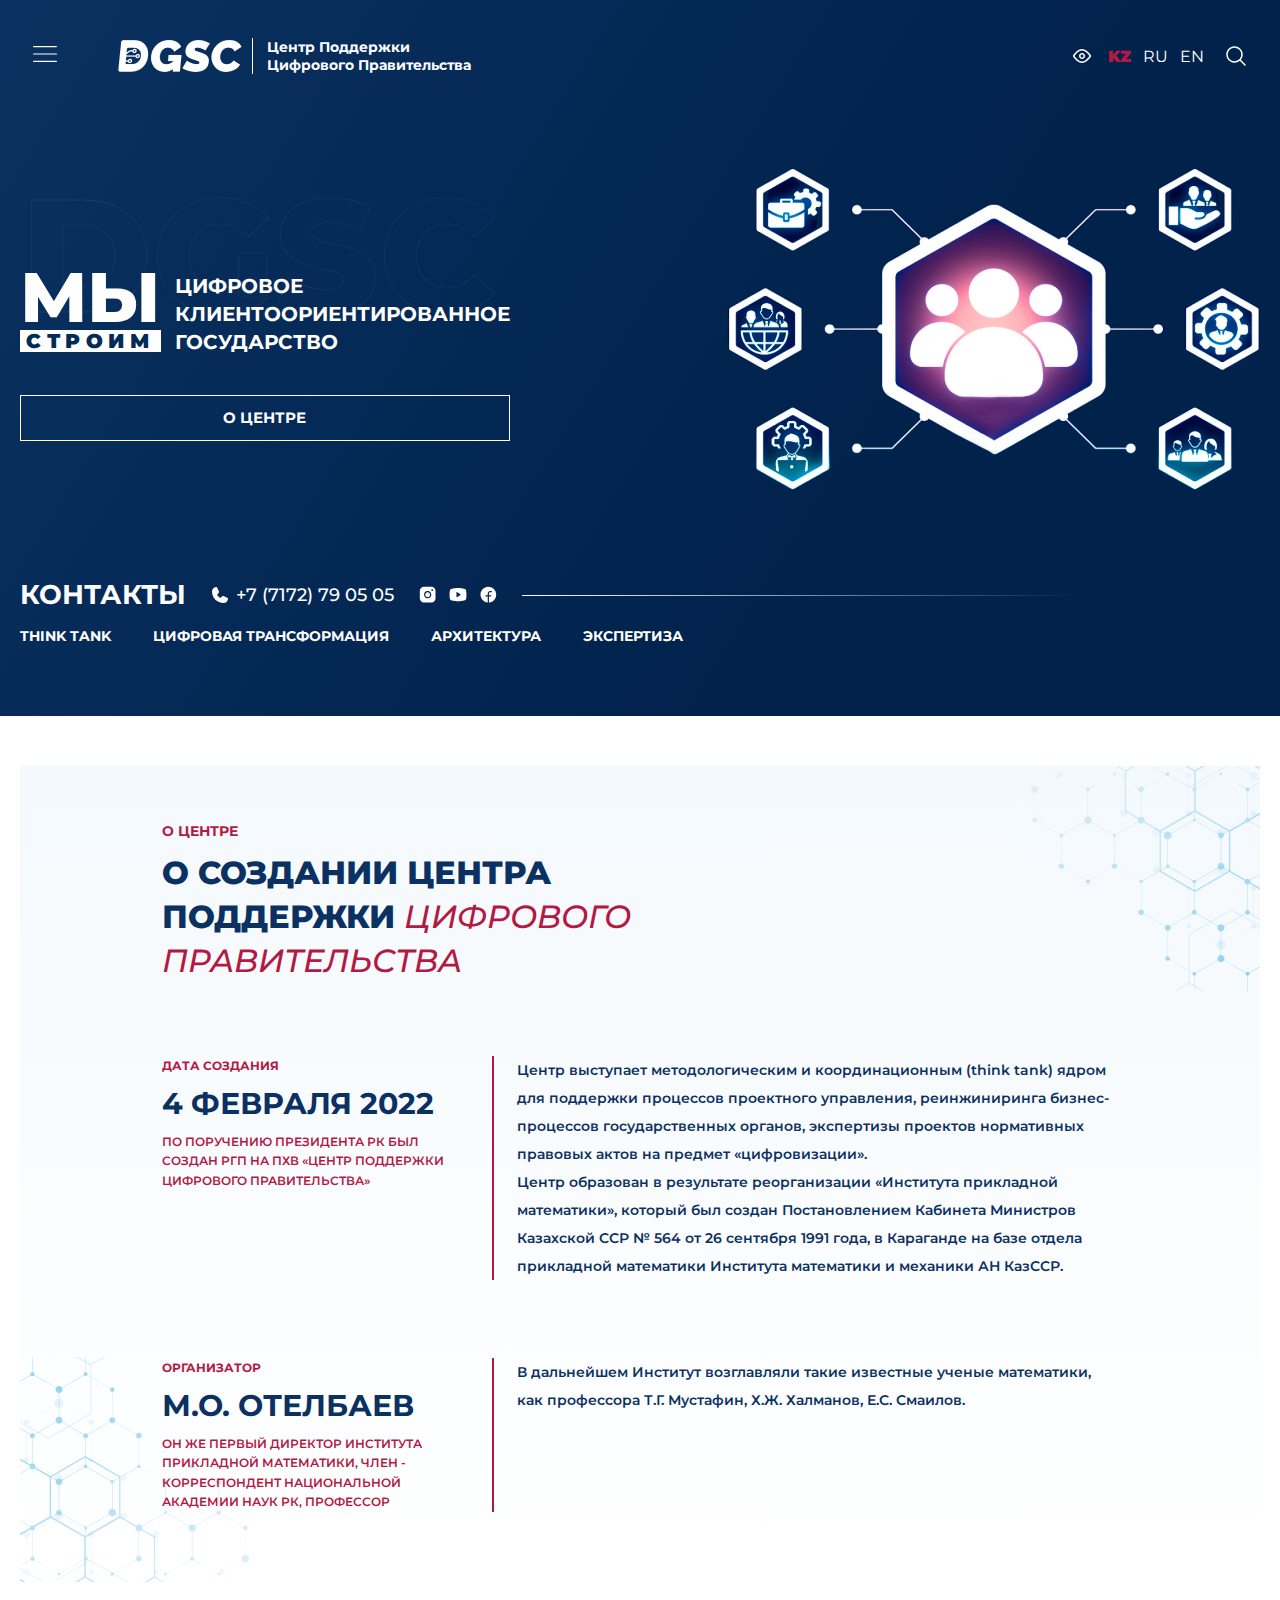
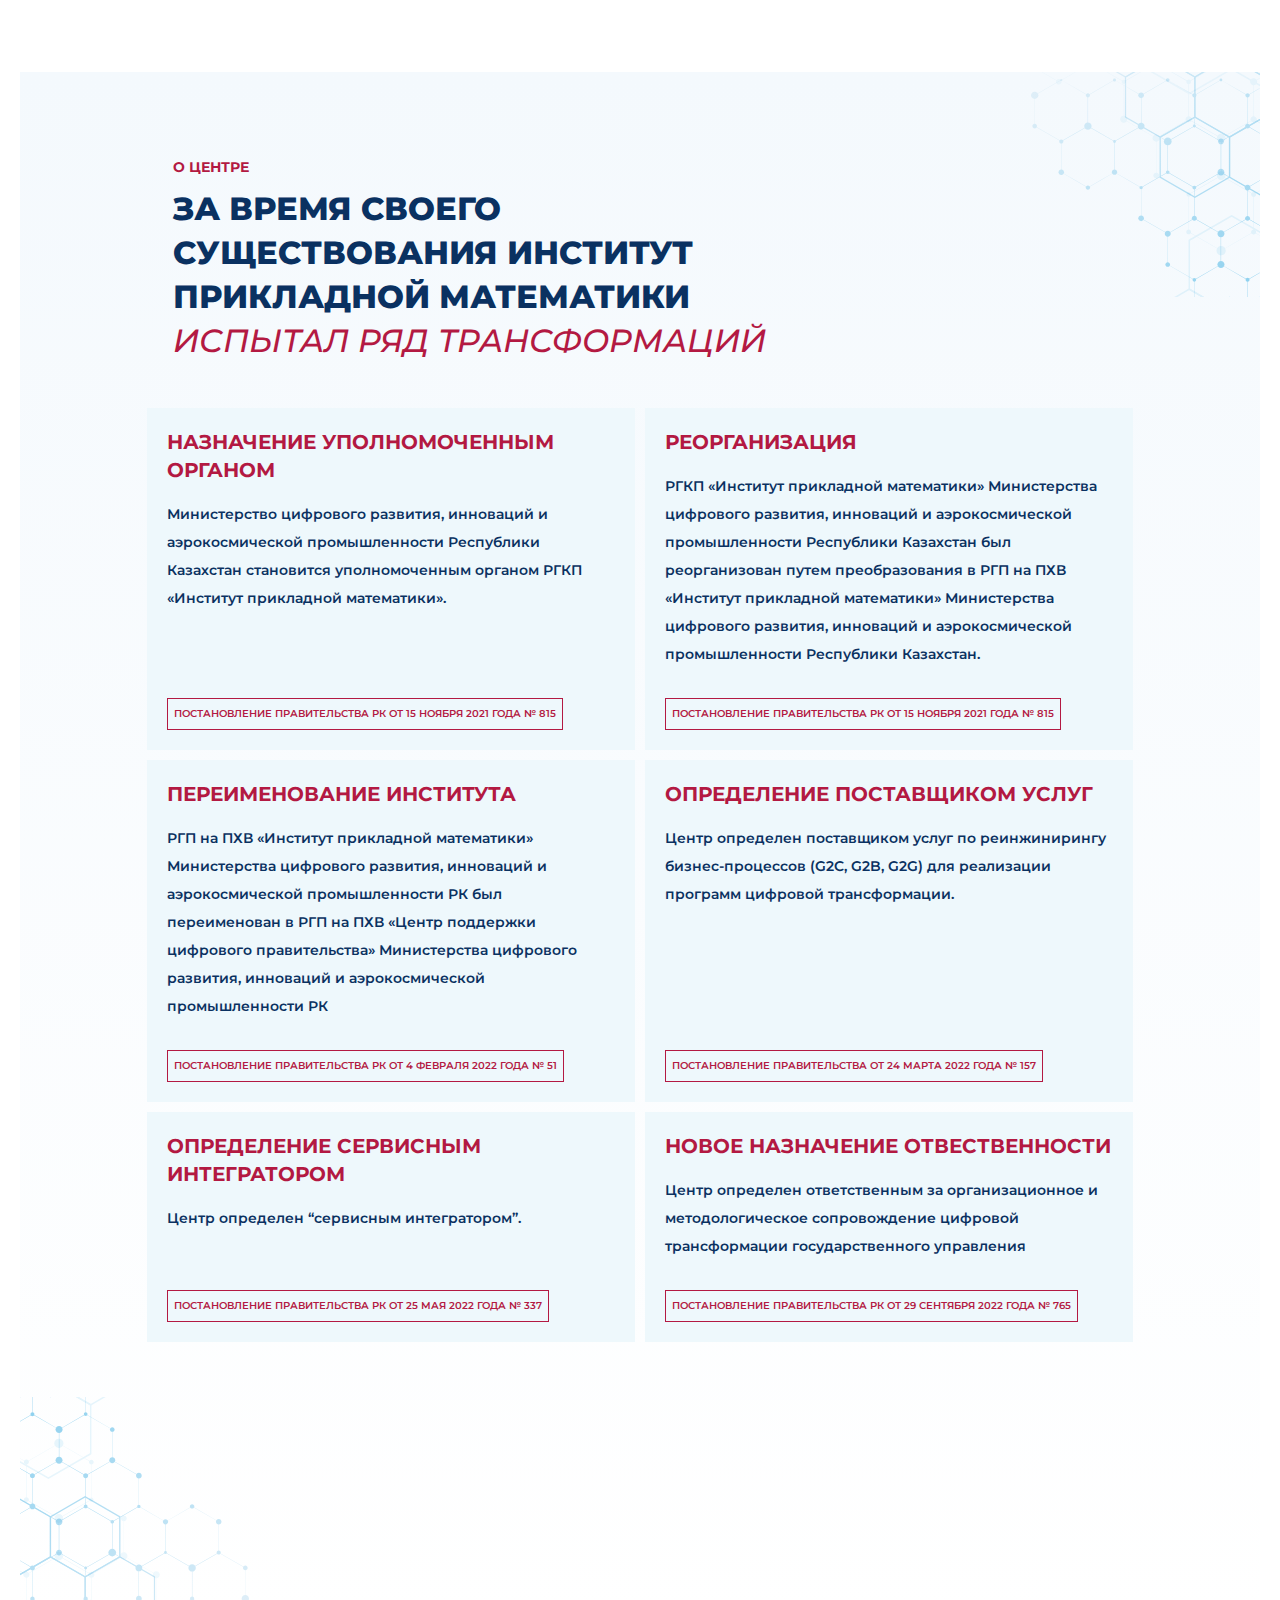
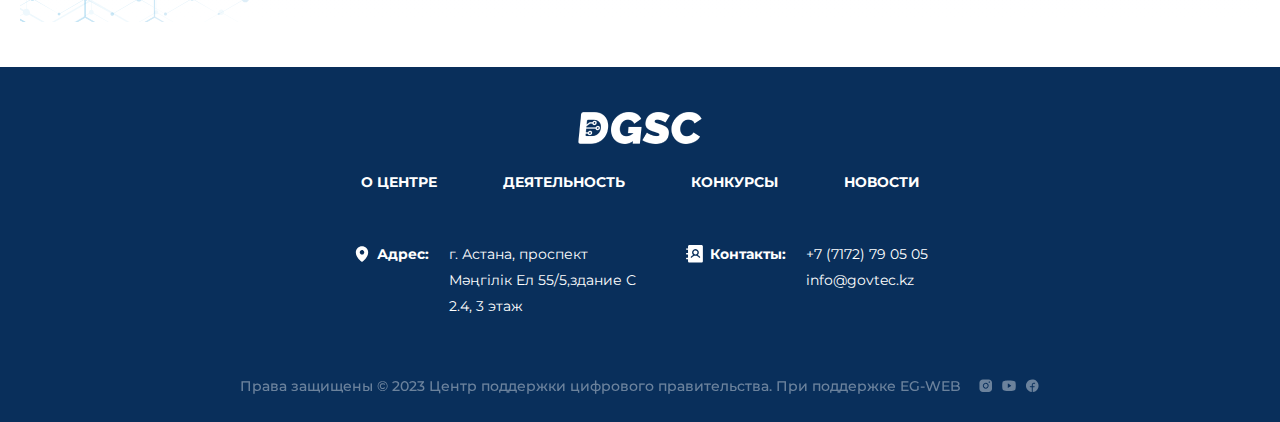
<file: index.html>
<!DOCTYPE html>
<html lang="ru">
<head>
    <meta charset="UTF-8">
    <meta http-equiv="X-UA-Compatible" content="IE=edge">
    <meta name="viewport" content="width=device-width, initial-scale=1.0">
    <link rel="preconnect" href="https://fonts.googleapis.com">
    <link rel="preconnect" href="https://fonts.gstatic.com" crossorigin>
    <link href="https://fonts.googleapis.com/css2?family=Montserrat:wght@400;500;600;700;800;900&display=swap" rel="stylesheet">
    <link rel="stylesheet" href="assets/css/style.css">
    <title>Document</title>
</head>
<body>
    <div class="body-wrapper">

        <div class="page-top">
            <header class="header">
                <div class="container">
                    <div class="header__wrapper">
                        <button class="burger">
                            <svg><use xlink:href="assets/images/sprite.svg#burger"></use></svg>
                        </button>
                        <a class="logo" href="/">
                            <img src="assets/images/logo.png" alt="logo">
                            <span>Центр Поддержки<br> Цифрового Правительства</span>
                        </a>
                        <a class="view" href="#">
                            <svg><use xlink:href="assets/images/sprite.svg#eye"></use></svg>
                        </a>
                        <div class="lang-switcher">
                            <a class="active" href="#">KZ</a>
                            <a href="#">RU</a>
                            <a href="#">EN</a>
                        </div>
                        <form class="search-form">
                            <input class="search-form__input" type="text" name="search" placeholder="Введите для поиска">
                            <button class="search-form__submit" type="submit">
                                <svg><use xlink:href="assets/images/sprite.svg#search"></use></svg>
                            </button>
                        </form>
                    </div>
                </div>
            </header>

            <nav id="menu" class="menu">
                <div class="menu__block">
                    <div class="menu__header">
                        <div class="lang-switcher">
                            <a class="active" href="#">KZ</a>
                            <a href="#">RU</a>
                            <a href="#">EN</a>
                        </div>
                        <button class="menu__close">
                            <svg><use xlink:href="assets/images/sprite.svg#cross"></use></svg>
                        </button>
                    </div>
                    <ul class="menu__list">
                        <li>
                            <a href="#" title="Главная">Главная</a>
                        </li>
                        <li class="menu__has-sublist">
                            <a class="menu__sublist-btn" href="#" title="О Центре">
                                О Центре
                                <svg><use xlink:href="assets/images/sprite.svg#menu-arrow"></use></svg>
                            </a>
                            <ul class="menu__sublist">
                                <li>
                                    <a href="#" title="История">История</a>
                                </li>
                                <li>
                                    <a href="#" title="Структура">Структура</a>
                                </li>
                                <li>
                                    <a href="#" title="Руководство">Руководство</a>
                                </li>
                                <li>
                                    <a href="#" title="Устав">Устав</a>
                                </li>
                                <li>
                                    <a href="#" title="Противодействие коррупции">Противодействие коррупции</a>
                                </li>
                                <li>
                                    <a href="#" title="Вакансии">Вакансии</a>
                                </li>
                            </ul>
                        </li>
                        <li class="menu__has-sublist">
                            <a class="menu__sublist-btn" href="#" title="Деятельность">
                                Деятельность
                                <svg><use xlink:href="assets/images/sprite.svg#menu-arrow"></use></svg>
                            </a>
                            <ul class="menu__sublist">
                                <li>
                                    <a href="#" title="Центр цифровой трансформации">Центр цифровой трансформации</a>
                                </li>
                                <li>
                                    <a href="#" title="Единый Ситуационный центр">Единый Ситуационный центр</a>
                                </li>
                                <li>
                                    <a href="#" title="Центр мониторинга и управления проектами">Центр мониторинга и управления проектами</a>
                                </li>
                                <li>
                                    <a href="#" title="Центр экспертизы">Центр экспертизы</a>
                                </li>
                                <li>
                                    <a href="#" title="Центр архитектуры электронного правительства">Центр архитектуры электронного правительства</a>
                                </li>
                            </ul>
                        </li>
                        <li>
                            <a href="#" title="Конкурсы">Конкурсы</a>
                        </li>
                        <li>
                            <a href="#" title="Новости">Новости</a>
                        </li>
                        <li>
                            <a href="#" title="Курсы и тренинги">Курсы и тренинги</a>
                        </li>
                        <li>
                            <a href="#" title="Контакты">Контакты</a>
                        </li>
                    </ul>
<!--                     
                    <form class="search-form">
                        <input class="search-form__input" type="text" name="search" placeholder="Поиск">
                        <button class="search-form__submit" type="submit">
                            <svg><use xlink:href="assets/images/sprite.svg#search"></use></svg>
                        </button>
                    </form>
                     -->
                    <div class="menu__phone">
                        <a class="call-btn" href="tel:+77172790505">
                            <svg><use xlink:href="assets/images/sprite.svg#phone-call"></use></svg>
                        </a>
                        <p>
                            <span>+7 (7172) 79 05 05</span><br>
                            Контактный телефон
                        </p>
                    </div>
                </div>
            </nav>

            <section class="hero">
                <div class="container">
                    <div class="hero__wrapper">
                        <div class="hero__top">
                            <div class="hero__content">
                                <h1 class="hero__title">
                                    <p class="text-bg">DGSC</p>
                                    <p class="text-big">Мы<br><span>строим</span></p>
                                    <p class="hero__title-text">Цифровое<br>Клиентоориентированное<br>Государство</p>
                                </h1>
                                <a class="hero__btn" href="#">О Центре</a>
                            </div>
                            <div class="hero__img">
                                <img src="assets/images/hero-img.png" alt="">
                            </div>
                        </div>
                        <div class="hero__bottom">
                            <div class="hero__contacts">
                                <h2 class="contacts__title">КОНТАКТЫ</h2>
                                <a class="hero__contacts-phone" href="tel:+77172790505">
                                    <svg><use xlink:href="assets/images/sprite.svg#phone"></use></svg>
                                    +7 (7172) 79 05 05
                                </a>
                                <div class="social-media">
                                    <a href="">
                                        <svg><use xlink:href="assets/images/sprite.svg#instagram"></use></svg>
                                    </a>
                                    <a href="">
                                        <svg><use xlink:href="assets/images/sprite.svg#youtube"></use></svg>
                                    </a>
                                    <a href="">
                                        <svg><use xlink:href="assets/images/sprite.svg#facebook"></use></svg>
                                    </a>
                                </div>
                            </div>
                            <div class="hero__menu">
                                <a href="#">THINK TANK</a>
                                <a href="#">ЦИФРОВАЯ ТРАНСФОРМАЦИЯ</a>
                                <a href="#">АРХИТЕКТУРА</a>
                                <a href="#">ЭКСПЕРТИЗА</a>
                            </div>
                        </div>
                    </div>
                </div>
            </section>
        </div>

        <main class="content">

            <section class="about-top">
                <div class="container">
                    <div class="about-top__wrapper with-bg">
                        <div class="about-top__title">
                            <p class="subtitle">О Центре</p>
                            <h2 class="title">
                                О СОЗДАНИИ ЦЕНТРА ПОДДЕРЖКИ <span>ЦИФРОВОГО ПРАВИТЕЛЬСТВА</span> 
                            </h2>
                        </div>
                        <div class="about-top__content-wrapper">
                            <div class="about-top__content">
                                <div class="about-top__content-title">
                                    <p class="subtitle">Дата создания</p>
                                    <h3 class="title--smaller">4 февраля 2022</h3>
                                    <p>по поручению Президента РК был создан РГП на ПХВ «Центр поддержки цифрового правительства»</p>
                                </div>
                                <div class="about-top__content-text">
                                    <p>Центр выступает методологическим и координационным (think tank) ядром для поддержки процессов проектного управления, реинжиниринга бизнес-процессов государственных органов, экспертизы проектов нормативных правовых актов на предмет «цифровизации».</p>
                                    <p>Центр образован в результате реорганизации «Института прикладной математики», который был создан Постановлением Кабинета Министров Казахской ССР № 564 от 26 сентября 1991 года, в Караганде на базе отдела прикладной математики Института математики и механики АН КазССР.</p>
                                </div>
                            </div>
                            <div class="about-top__content">
                                <div class="about-top__content-title">
                                    <p class="subtitle">организатор</p>
                                    <h3 class="title--smaller">М.О. Отелбаев</h3>
                                    <p>он же первый директор Института прикладной математики, член - корреспондент Национальной академии наук РК, профессор</p>
                                </div>
                                <div class="about-top__content-text">
                                    <p>В дальнейшем Институт возглавляли такие известные ученые математики, как профессора Т.Г. Мустафин, Х.Ж. Халманов, Е.С. Смаилов.</p>
                                </div>
                            </div>
                        </div>

                        
                    </div>
                </div>
            </section>

            <section class="about-bottom">
                <div class="container">
                    <div class="about-bottom__wrapper with-bg">
                        <div class="about-bottom__title">
                            <p class="subtitle">О Центре</p>
                            <h2 class="title">
                                За время своего существования Институт прикладной математики
                                <span>испытал ряд трансформаций</span>
                            </h2>
                        </div>
                        <div class="about-bottom__content-wrapper">
                            <div class="about-bottom__content">
                                <h2 class="content-title">
                                    Назначение уполномоченным органом
                                </h2>
                                <p class="about-bottom__content-text">
                                    Министерство цифрового развития, инноваций и аэрокосмической промышленности Республики Казахстан становится уполномоченным органом РГКП «Институт прикладной математики».
                                </p>
                                <p class="about-bottom__content-subtext">
                                    Постановление Правительства РК от 15 ноября 2021 года № 815
                                </p>
                            </div>
                            <div class="about-bottom__content">
                                <h2 class="content-title">
                                    Реорганизация
                                </h2>
                                <p class="about-bottom__content-text">
                                    РГКП «Институт прикладной математики» Министерства цифрового развития, инноваций и аэрокосмической промышленности Республики Казахстан был реорганизован путем преобразования в РГП на ПХВ «Институт прикладной математики» Министерства цифрового развития, инноваций и аэрокосмической промышленности Республики Казахстан.
                                </p>
                                <p class="about-bottom__content-subtext">
                                    Постановление Правительства РК от 15 ноября 2021 года № 815 
                                </p>
                            </div>
                            <div class="about-bottom__content">
                                <h2 class="content-title">
                                    Переименование института
                                </h2>
                                <p class="about-bottom__content-text">
                                    РГП на ПХВ «Институт прикладной математики» Министерства цифрового развития, инноваций и аэрокосмической промышленности РК был переименован в РГП на ПХВ «Центр поддержки цифрового правительства» Министерства цифрового развития, инноваций и аэрокосмической промышленности РК
                                </p>
                                <p class="about-bottom__content-subtext">
                                    постановление Правительства РК от 4 февраля 2022 года № 51
                                </p>
                            </div>
                            <div class="about-bottom__content">
                                <h2 class="content-title">
                                    определение поставщиком услуг
                                </h2>
                                <p class="about-bottom__content-text">
                                    Центр определен поставщиком услуг по реинжинирингу бизнес-процессов (G2C, G2B, G2G) для реализации программ цифровой трансформации.
                                </p>
                                <p class="about-bottom__content-subtext"> Постановление Правительства от 24 марта 2022 года № 157</p>
                            </div>
                            <div class="about-bottom__content">
                                <h2 class="content-title">
                                    Определение сервисным интегратором
                                </h2>
                                <p class="about-bottom__content-text">
                                    Центр определен “сервисным интегратором”.
                                </p>
                                <p class="about-bottom__content-subtext">
                                    Постановление Правительства РК от 25 мая 2022 года № 337
                                </p>
                            </div>
                            <div class="about-bottom__content">
                                <h2 class="content-title">
                                    новое назначение отвественности
                                </h2>
                                <p class="about-bottom__content-text">
                                    Центр определен ответственным за организационное и методологическое сопровождение цифровой трансформации государственного управления
                                </p>
                                <p class="about-bottom__content-subtext">
                                    Постановление Правительства РК от 29 сентября 2022 года № 765
                                </p>
                            </div>
                        </div>
                    </div>
                </div>
            </section>

        </main>

        <footer class="footer">
            <div class="container">
                <div class="footer__wrapper">
                    <a class="footer_logo" href="/">
                        <img src="assets/images/logo.png" alt="logo">
                    </a>
                    <div class="footer__nav">
                        <a href="#">О Центре</a>
                        <a href="#">Деятельность</a>
                        <a href="#">Конкурсы</a>
                        <a href="#">Новости</a>
                    </div>
                    <div class="footer__contacts">
                        <div class="footer__contacts-item">
                            <div class="footer__contacts-label">
                                <svg><use xlink:href="assets/images/sprite.svg#mark"></use></svg>
                                <span>Адрес:</span>
                            </div>
                            <div class="footer__contacts-text">
                                <p>г. Астана, проспект<br>Мәңгілік Ел 55/5,здание С<br>2.4, 3 этаж</p>
                            </div>
                        </div>
                        <div class="footer__contacts-item">
                            <div class="footer__contacts-label">
                                <svg><use xlink:href="assets/images/sprite.svg#notebook"></use></svg>
                                <span>Контакты:</span>
                            </div>
                            <div class="footer__contacts-text">
                                <a href="tel:+77172790505">+7 (7172) 79 05 05</a>
                                <a href="mailto:info@govtec.kz">info@govtec.kz</a>
                            </div>
                        </div>
                    </div>
                    <div class="copyright">
                        <p>Права защищены © 2023 Центр поддержки цифрового правительства. При поддержке EG-WEB</p>
                        <div class="footer__social-media">
                            <a href="#">
                                <svg><use xlink:href="assets/images/sprite.svg#instagram"></use></svg>
                            </a>
                            <a href="#">
                                <svg><use xlink:href="assets/images/sprite.svg#youtube"></use></svg>
                            </a>
                            <a href="#">
                                <svg><use xlink:href="assets/images/sprite.svg#facebook"></use></svg>
                            </a>
                        </div>
                    </div>
                </div>
            </div>
        </footer>

    </div>
    <script src="https://code.jquery.com/jquery-3.7.1.min.js" integrity="sha256-/JqT3SQfawRcv/BIHPThkBvs0OEvtFFmqPF/lYI/Cxo=" crossorigin="anonymous"></script>
    <script src="assets/js/main.js"></script>
</body>
</html>
</file>
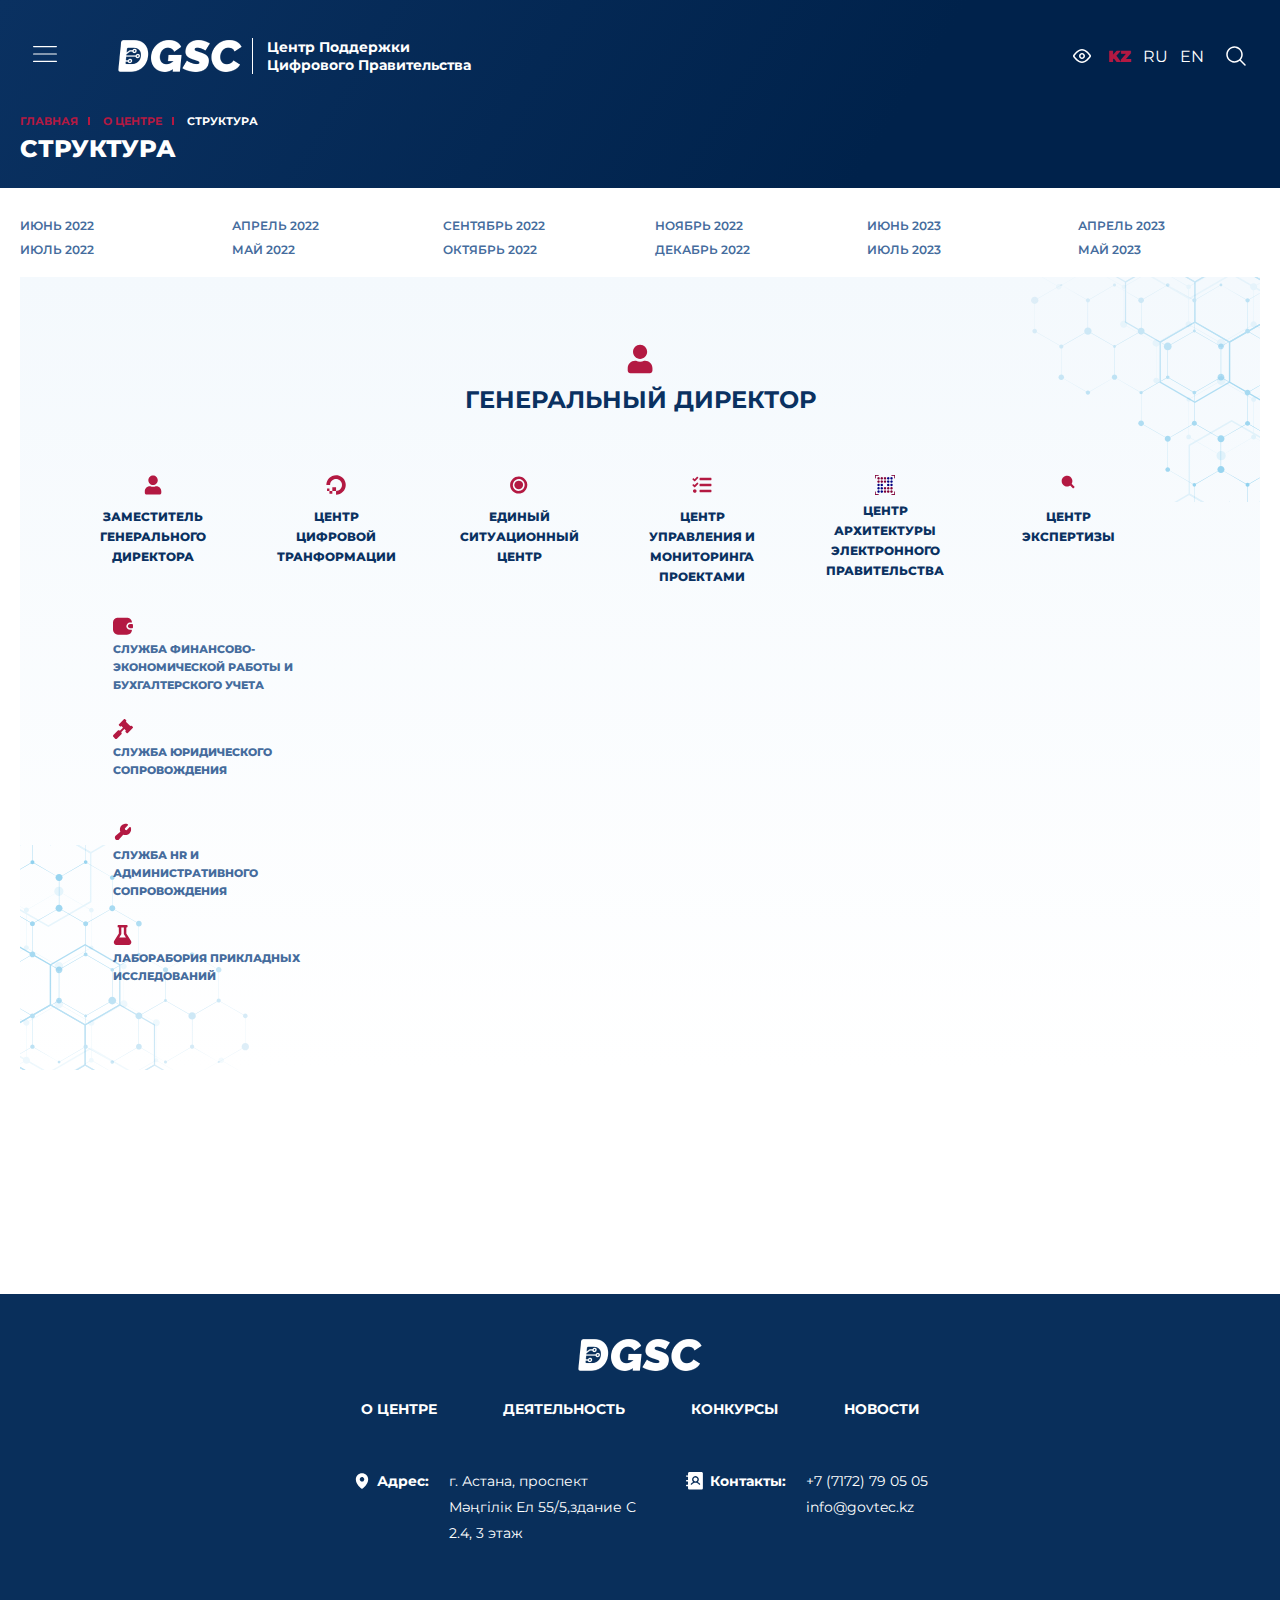
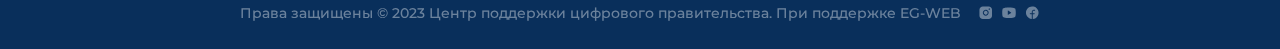
<file: structure.html>
<!DOCTYPE html>
<html lang="en">
<head>
    <meta charset="UTF-8">
    <meta http-equiv="X-UA-Compatible" content="IE=edge">
    <meta name="viewport" content="width=device-width, initial-scale=1.0">
    <link rel="preconnect" href="https://fonts.googleapis.com">
    <link rel="preconnect" href="https://fonts.gstatic.com" crossorigin>
    <link href="https://fonts.googleapis.com/css2?family=Montserrat:wght@400;500;600;700;800;900&display=swap" rel="stylesheet">
    <link rel="stylesheet" href="assets/css/style.css">
    <title>Document</title>
</head>
<body>
    <div class="body-wrapper">

        <div class="page-top">

            <header class="header">
                <div class="container">
                    <div class="header__wrapper">
                        <button class="burger">
                            <svg><use xlink:href="assets/images/sprite.svg#burger"></use></svg>
                        </button>
                        <a class="logo" href="/">
                            <img src="assets/images/logo.png" alt="logo">
                            <span>Центр Поддержки<br> Цифрового Правительства</span>
                        </a>
                        <a class="view" href="#">
                            <svg><use xlink:href="assets/images/sprite.svg#eye"></use></svg>
                        </a>
                        <div class="lang-switcher">
                            <a class="active" href="#">KZ</a>
                            <a href="#">RU</a>
                            <a href="#">EN</a>
                        </div>
                        <form class="search-form">
                            <input class="search-form__input" type="text" name="search" placeholder="Введите для поиска">
                            <button class="search-form__submit" type="submit">
                                <svg><use xlink:href="assets/images/sprite.svg#search"></use></svg>
                            </button>
                        </form>
                    </div>
                </div>
            </header>

            <section class="navigation">
                <div class="container">
                    <div class="navigation__wrapper">
                        <div class="navigation__content">
                            <a href="#">Главная</a>
                            <a href="#">О Центре</a>
                            <span>Структура</span>
                        </div>
                        <h1 class="navigation__title">Структура</h1>
                    </div>
                </div>
            </section>

        </div>

        <main class="content">

            <section class="dates"> 
                <div class="container">
                    <div class="dates__wrapper">
                        <a href="#">Июнь 2022</a>
                        <a href="#">Апрель 2022</a>
                        <a href="#">Сентябрь 2022</a>
                        <a href="#">Ноябрь 2022</a>
                        <a href="#">Июнь 2023</a>
                        <a href="#">Апрель 2023</a>
                        <a href="#">Июль 2022</a>
                        <a href="#">Май 2022</a>
                        <a href="#">Октябрь 2022</a>
                        <a href="#">Декабрь 2022</a>
                        <a href="#">Июль 2023</a>
                        <a href="#">Май 2023</a>
                    </div>
                </div>
            </section>

            <section class="structure">
                <div class="container">
                    <div class="structure__wrapper with-bg">
                        <h2 class="structure__title">
                            <svg><use xlink:href="assets/images/sprite.svg#human"></use></svg>
                            <p>Генеральный директор</p>
                        </h2>
                        <div class="structure__content">
                            <ul class="structure__list">
                                <li>
                                    <svg><use xlink:href="assets/images/sprite.svg#human"></use></svg>
                                    <p>Заместитель генерального директора</p>
                                </li>
                                <li>
                                    <svg><use xlink:href="assets/images/sprite.svg#circle"></use></svg>
                                    <p>Центр цифровой транформации</p>
                                </li>
                                <li>
                                    <svg><use xlink:href="assets/images/sprite.svg#circle-with-dot"></use></svg>
                                    <p>Единый ситуационный центр</p>
                                </li>
                                <li>
                                    <svg><use xlink:href="assets/images/sprite.svg#list"></use></svg>
                                    <p>Центр управления и мониторинга проектами</p>
                                </li>
                                <li>
                                    <img src="assets/images/square-decor.png" alt="">
                                    <p>Центр архитектуры электронного правительства</p>
                                </li>
                                <li>
                                    <svg><use xlink:href="assets/images/sprite.svg#science"></use></svg>
                                    <p>Центр экспертизы</p>
                                </li>
                            </ul>
                            <ul class="structure__sublist">
                                <li>
                                    <svg><use xlink:href="assets/images/sprite.svg#wallet"></use></svg>
                                    <p>Служба финансово-экономической работы и бухгалтерского учета</p>
                                </li>
                                <li>
                                    <svg><use xlink:href="assets/images/sprite.svg#gavel"></use></svg>
                                    <p>Служба юридического сопровождения</p>
                                </li>
                                <li>
                                    <svg><use xlink:href="assets/images/sprite.svg#wrench"></use></svg>
                                    <p>Служба HR и административного сопровождения</p>
                                </li>
                                <li>
                                    <svg><use xlink:href="assets/images/sprite.svg#flask"></use></svg>
                                    <p>лаборабория прикладных исследований</p>
                                </li>
                            </ul>
                        </div>
                    </div>
                </div>
            </section>

        </main>

        <footer class="footer">
            <div class="container">
                <div class="footer__wrapper">
                    <a class="footer_logo" href="/">
                        <img src="assets/images/logo.png" alt="logo">
                    </a>
                    <div class="footer__nav">
                        <a href="#">О Центре</a>
                        <a href="#">Деятельность</a>
                        <a href="#">Конкурсы</a>
                        <a href="#">Новости</a>
                    </div>
                    <div class="footer__contacts">
                        <div class="footer__contacts-item">
                            <div class="footer__contacts-label">
                                <svg><use xlink:href="assets/images/sprite.svg#mark"></use></svg>
                                <span>Адрес:</span>
                            </div>
                            <div class="footer__contacts-text">
                                <p>г. Астана, проспект<br>Мәңгілік Ел 55/5,здание С<br>2.4, 3 этаж</p>
                            </div>
                        </div>
                        <div class="footer__contacts-item">
                            <div class="footer__contacts-label">
                                <svg><use xlink:href="assets/images/sprite.svg#notebook"></use></svg>
                                <span>Контакты:</span>
                            </div>
                            <div class="footer__contacts-text">
                                <a href="tel:+77172790505">+7 (7172) 79 05 05</a>
                                <a href="mailto:info@govtec.kz">info@govtec.kz</a>
                            </div>
                        </div>
                    </div>
                    <div class="copyright">
                        <p>Права защищены © 2023 Центр поддержки цифрового правительства. При поддержке EG-WEB</p>
                        <div class="footer__social-media">
                            <a href="#">
                                <svg><use xlink:href="assets/images/sprite.svg#instagram"></use></svg>
                            </a>
                            <a href="#">
                                <svg><use xlink:href="assets/images/sprite.svg#youtube"></use></svg>
                            </a>
                            <a href="#">
                                <svg><use xlink:href="assets/images/sprite.svg#facebook"></use></svg>
                            </a>
                        </div>
                    </div>
                </div>
            </div>
        </footer>
    </div>
</body>
</html>
</file>
<file: assets/css/style.css>
@import 'normalize.css';

*, *::before, *::after {
    box-sizing: border-box;
}

body {
    font-family: 'Montserrat', sans-serif;
    font-weight: 600;
    font-size: 14px;
    line-height: 28px;
    color: #0A3161;
}

a {
    color: inherit;
    text-decoration: none;
    transition: all 0.3s ease;
}

a:hover {
    color: #B31942;
}

ul {
    padding: 0;
    margin: 0;
}

p {
    margin: 0;
}

button, input {
    outline: none;
}

button {
    cursor: pointer;
    border: none;
    background: none;
    padding: 0;
}

content {
    flex-grow: 1;
}

svg {
    width: 20px;
    height: 20px;
}

input {
    border: 0;
    padding: 10px 21px 12px;
}

h1, h2, h3, h4 {
    margin: 0;
}

.body-wrapper {
    min-height: 100vh;
    position: relative;
    overflow: hidden;
    display: flex;
    flex-direction: column;
}

.content {
    flex-grow: 1;
}

img {
    max-width: 100%;
}

.container {
    max-width: 1280px;
    margin: 0 auto;
    padding: 0 20px;
}

.btn {
    display: flex;
    gap: 8px;
    padding: 9px 30px;
    max-width: max-content;
    border-radius: 0;
    background-color: transparent;
    border: solid 1px #B31942;
    color: #B31942;
    font-size: 16px;
    line-height: normal;
    font-weight: 700;
}

.page-top {
    /* background-repeat: no-repeat;
    background-position: center;
    background-size: cover; */
    background: linear-gradient(122deg, #0A3161 0%, #00224B 69.37%),
        url('../images/top-bg.png'),
        url('../images/top-bg-gif.gif');
}

.subtitle {
    color: #B31942;
    font-weight: 700;
    line-height: 10px;
    text-transform: uppercase;
}

.title {
    margin-top: 15px;
    font-weight: 800;
    font-size: 32px;
    line-height: 44px;
    text-transform: uppercase;
}

.title span {    
    font-weight: 500;
    font-style: italic;
    color: #B31942;
}

.title--smaller {
    margin: 6px 0;
    font-weight: 700;
    line-height: 44px;
    font-size: 30px;
    text-transform: uppercase;
}

.burger {
    margin: -12px 0;
    width: 50px;
    height: 50px;
    color: #fff;
}

.burger svg {
    width: 26px;
    height: 26px;
}

.logo {
    display: flex;
    align-items: center;
    margin-left: 48px;
    margin-right: auto;
    gap: 10px;
    line-height: normal;
    font-weight: 700;
}

.logo:hover {
    color: #fff;
}

.logo span {
    border-left: 1px solid #fff;
    padding-left: 14px;
}

.view {
    display: block;
    margin: 0 8px;
    width: 20px;
    height: 20px;
}

.lang-switcher {
    display: flex;
    gap: 12px;
    margin: 0 8px;
    font-weight: 400;
    font-size: 16px;
    line-height: normal;
    text-transform: uppercase;
}

.lang-switcher .active {
    color: #B31942;
    font-weight: 900;
}

.search-form {
    position: relative;
    display: flex;
    align-items: center;
}

.search-form__input {
    width: 0;
    position: absolute;
    right: 0;
    color: #0A3161;
    font-weight: 500;
    font-size: 16px;
    line-height: 20px;
    opacity: 0;
    pointer-events: none;
    transition: all 0.3s ease;
}

.search-form__input::placeholder {
    color: #456C9D;
}

.search-form__submit {
    width: 48px;
    height: 42px;
    display: flex;
    align-items: center;
    justify-content: center;
    position: relative;
    color: #fff;
    transition: all 0.2s 0.3s ease, color .3s ease;
}

.search-form__submit:hover {
    color: #B31942;
}

.search-form__submit svg {
    width: 24px;
    height: 24px;
}

.search-form.active .search-form__input {
    width: 26.67vw;
    right: 100%;
    opacity: 1;
    pointer-events: unset;
    transition: all 0.3s 0.2s ease;
}

.search-form.active .search-form__submit {
    background: #B31942;
    color: #fff !important;
    transition: all 0.2s ease;
}

.with-bg {
    background: linear-gradient(180deg, #F4F9FD 0%, #FFF 100%);
}

.with-bg::before {
    content: "";
    position: absolute;
    background: url('../images/decor.svg');
    top: 0;
    right: 0;
    width: 234px;
    height: 225px;
}

.with-bg::after {
    content: "";
    position: absolute;
    background: url('../images/decor.svg');
    bottom: 0;
    left: 0;
    width: 234px;
    height: 225px;
    transform: rotate(180deg);
}

.header {
    padding: 35px 0 16px;
}

.header__wrapper {
    display: flex;
    align-items: center;
    justify-content: space-between;
    color: #fff;
}

.menu {
    display: none;
    width: 100vw;
    height: 100vh;
    position: fixed;
    left: 0;
    top: 0;
    z-index: 999;
    background: rgba(10, 49, 97, .2);
    line-height: normal;
}

.menu ul {
    list-style: none;
}

.menu li {
    font-size: 16px;
    line-height: 20px;
    font-weight: 700;
    text-transform: uppercase;
}

.menu a {
    color: #0A3161;
}

.menu__block {
    position: relative;
    width: 100%;
    max-width: 320px;
    height: 100%;
    padding: 30px 35px 235px;
    /* transform: translateX(-100%); */
    background: #fff;
    overflow-y: auto;
    scrollbar-width: none;
    transition: all .2s ease-out;
}

.menu__block::-webkit-scrollbar {
    width: 0;
    height: 0;
    display: none;
}

.menu__block::after {
    content: "";
    position: absolute;
    background: url('../images/decor.svg');
    width: 234px;
    height: 225px;
    right: -4px;
    bottom: -45.7%;
    transform: rotate(90deg);
}

.menu__header {
    display: flex;
    margin-bottom: 32px;
    align-items: center;
    justify-content: space-between;
}

.menu .lang-switcher {
    display: none;
    margin: 0;
    color: #456C9D;
}

.menu__close {
    width: 50px;
    height: 50px;
    display: flex;
    margin-left: auto;
    align-items: center;
    justify-content: center;
}

.menu__close svg {
    width: 26px;
    height: 26px;
}

.menu__list {
    display: grid;
    gap: 30px;
    color: #0A3161;
}

.menu__has-sublist {

}

.menu__sublist-btn {
    display: flex;
    align-items: center;
    gap: 4px;
}

.menu__sublist-btn svg {
    width: 18px;
    height: 18px;
}

.menu__sublist {
    display: grid;
    gap: 9px;
    margin-top: 18px;
}

.menu__sublist a {
    font-weight: 500;
    font-size: 15px;
    color: #456C9D;
    text-transform: capitalize;
}

.menu__phone {
    position: relative;
    margin-top: 62px;
    font-weight: 800;
    z-index: 1;
    text-transform: uppercase;
}

.call-btn {
    display: flex;
    align-items: center;
    justify-content: center;
    margin-bottom: 20px;
    width: 42px;
    height: 42px;
    border-radius: 42px;
    background-color: #B31942;
}

.menu__phone span {
    font-size: 20px;
    color: #B31942;
}

.hero__wrapper {
    padding: 30px 0 70px;
    color: #fff;
}

.hero__top {
    display: flex;
    justify-content: space-between;
    margin-bottom: 48px;
}

.hero__content {
    padding: 150px 0 95px;
}

.hero__title {
    position: relative;
    max-height: 82px;
    margin-bottom: 40px;
    display: flex;
    align-items: center;
    gap: 14px;
    text-transform: uppercase;
}

.text-bg {
    position: absolute;
    color: transparent  ;
    -webkit-text-stroke: 0.3px rgba(255, 255, 255, 0.12);
    top: -67px;
    font-size: 160px;
    font-weight: 800;
    line-height: 98px;
}

.text-big {
    display: grid;
    gap: 11px;
    font-size: 70px;
    font-weight: 800;
    line-height: 43px;
    z-index: 1;
}

.text-big span {
    padding: 4px 6px;
    letter-spacing: 5.6px;
    font-size: 20px;
    line-height: 14px;
    font-weight: 900;
    background-color: #fff;
    color: #022B56;
}

.hero__title-text {
    font-size: 20px;
    font-weight: 700;
    z-index: 1;
}

.hero__btn {
    display: flex;
    max-width: 100%;
    padding: 13px 16px;
    justify-content: center;
    border: 0.814px solid #FFF;
    font-size: 15px;
    font-weight: 700;
    line-height: 18px;
    text-transform: uppercase;
    transition: all .5s ease;
}

.hero__btn:hover {
    color: #fff;
    background-color: #B31942;
    border-color: #B31942;
}

.hero__img {
    display: flex;
    align-items: center;
    margin-right: -98px;
}

.social-media {
    display: flex;
    align-items: center;
    gap: 10px;
}

.social-media a {
    display: flex;
    align-items: center;
}

.social-media svg {
    width: 20px;
    height: 20px;
}

.hero__bottom {
    display: flex;
    justify-content: space-between;
    font-weight: 700;
}

.hero__contacts {
    display: flex;
    align-items: center;
    font-size: 18px;
    gap: 24px;
}

.hero__contacts::after {
    display: inline-block;
    content: "";
    width: 42px;
    height: 1px;
    background: linear-gradient(90deg, #FFF 0%, rgba(255, 255, 255, 0.00) 100%);
}

.contacts__title {
    line-height: 22px;
}

.hero__contacts-phone {
    display: flex;
    gap: 6px;
    align-items: center;
    font-weight: 500;
    line-height: 13px;
}

.hero__contacts-phone svg {
    width: 20px;
    height: 20px;
}

.hero__menu {
    display: flex;
    align-items: center;
    gap: 42px;
    line-height: 19px;
    text-transform: uppercase;
}

.hero__menu a {
    display: block;
}

.about-top {
    margin:50px 0 90px;
}

.about-top__wrapper {
    position: relative;
    padding: 60px 142px 70px;
}

.about-top__title {
    position: relative;
    z-index: 1;
    width: 100%;
    max-width: 475px;
    margin-bottom: 73px;
}

.about-top__content-wrapper {
    display: grid;
    position: relative;
    z-index: 1;
    gap: 78px 0;
}

.about-top__content {
    display: flex;
}

.about-top__content-title {
    width: 100%;
    max-width: 330px;
    padding-right: 24px;
    flex-shrink: 0;
}

.about-top__content-title p {
    color: #B31942;
    font-size: 12px;
    line-height: 19.5px;
    text-transform: uppercase;
}

.about-top__content-text {
    padding-left: 23px;
    border-left: 2px solid #B31942;
}

.about-bottom {
    margin-bottom: 45px;
}

.about-bottom__wrapper {
    position: relative;
    padding: 90px 127px 280px;
}

.about-bottom__title {
    position: relative;
    max-width: 617px;
    margin: 0 0 45px 26px;
    z-index: 1;
}

.about-bottom__content-wrapper {
    display: grid;
    gap: 10px;
    grid-template-columns: 1fr 1fr;
}

.about-bottom__content {
    position: relative;
    display: flex;
    flex-direction: column;
    padding: 20px;
    background-color: #EEF8FC;
    z-index: 1;
}

.content-title {
    color: #B31942;
    font-size: 20px;
    line-height: 28px;
    font-weight: 700;
    text-transform: uppercase;
}

.about-bottom__content-text {
    flex-grow: 1;
    margin-top: 16px
}

.about-bottom__content-subtext {
    max-width: max-content;
    margin-top: 30px;
    padding: 7px 6px;
    color: #B31942;
    border: 1px solid #B31942;
    font-size: 10px;
    line-height: 16px;
    text-transform: uppercase;
}

.footer {
    padding: 45px 0 23px;
    line-height: 26px;
    background-color: #092F5B;
    color: #fff;
}

.footer_logo {
    display: flex;
    justify-content: center;
    margin-bottom: 30px;
}

.footer__nav {
    display: flex;
    gap: 66px;
    margin-bottom: 50px;
    justify-content: center;
    font-weight: 700;
    line-height: 17px;
    text-transform: uppercase;
}

.footer__contacts {
    display: flex;
    gap: 50px;
    margin-bottom: 54px;
    justify-content: center;
}

.footer__contacts-item {
    display: flex;
    align-items: flex-start;
    gap: 20px;
    font-weight: 400;
}

.footer__contacts-label {
    display: flex;
    gap: 6px;
    align-items: center;
    font-weight: 700;
}

.footer__contacts-item svg {
    width: 18px;
    height: 18px;
}

.footer__contacts-text a {
    display: block;
}

.copyright {
    display: flex;
    flex-wrap: wrap;
    justify-content: center;
    gap: 17px;
    font-weight: 500;
    opacity: 0.4;
}

.footer__social-media {
    display: flex;
    gap: 7px;

}

.footer__social-media a {
    display: flex;
    align-items: center;
}

.footer__social-media svg {
    width: 16px;
    height: 16px;
}

/* Structure */

.navigation {
    padding: 24px 0 15px;
}

.navigation__content {
    margin-bottom: 6px;
    font-size: 11px;
    font-weight: 700;
    line-height: 8px;
    color: #B31942;
    text-transform: uppercase;
}

.navigation__content a:nth-child(-n + 2) {
    display: inline-block;
    margin-right: 10px;
    padding-right: 10px;
    border-right: 2px solid #B31942;
}

.navigation__content a:hover {
    color: #fff;
}

.navigation__content span {
    color: #fff;
}

.navigation__title {
    margin-bottom: 6px;
    font-size: 24px;
    font-weight: 800;
    line-height: 36px;
    color: #fff;
    text-transform: uppercase;
}

.dates {
    padding: 30px 0 20px;
    text-transform: uppercase;
    color: #456C9D;
}

.dates__wrapper {
    display: grid;
    grid-template-columns: repeat(6, 1fr);
    gap: 9px 30px;
    font-size: 12px;
    line-height: 15px;
}

.structure {
    margin-bottom: 224px;
    font-weight: 800;
    text-transform: uppercase;
}

.structure svg {
    display: block;
    margin: 0 auto;
}

.structure__wrapper {
    position: relative;
    padding: 67px 143px;
}

.structure__title {
    padding-bottom: 31px;
    text-align: center;
    font-size: 24px;
    line-height: 36px;
}

.structure__title svg {
    margin-bottom: 8px;
    width: 30px;
    height: 30px;
}

.structure__content ul {
    list-style: none;
}

.structure__list {
    display: grid;
    grid-template-columns: repeat(6, 1fr);
    justify-content: space-between;
    padding-top: 26px;
    text-align: center;
    font-size: 12px;
    line-height: 20px;
}

.structure__list li {
    max-width: 124px;
    max-height: 112px;
}

.structure__list svg {
    margin-bottom: 12px;
    width: 20px;
    height: 20px;
}

.structure__sublist {
    position: relative;
    display: grid;
    grid-template-rows: repeat(4, 1fr);
    gap: 25px;
    padding: 29px 0 0 22px;
    font-size: 11px;
    font-weight: 800;
    line-height: 18px;
    color: #456C9D;
    z-index: 1;
}

.structure__sublist li {
    max-width: 219px;
}

.structure__sublist svg {
    position: relative;
    margin: 0 0 4px;
}

.structure__sublist svg:before {
    content: "";
    position: absolute;
    width: 10px;
    height: 1px;
    color: #B7E2F6;
}

@media screen and (max-width: 1280px) {
    .hero__img {
        margin-right: -88px;
    }
    .hero__bottom {
        flex-direction: column;
    }
    .hero__contacts {
        margin-bottom: 21px;
    }
    .hero__contacts::after {
            width: 45%;
    }
    /* Structure */
    .structure__wrapper {
        padding: 67px 71px;
    }
}

@media screen and (max-width: 1024px) {
    .hero__img {
        margin-right: -30px;
    }
}

@media screen and (max-width: 912px) {
    .with-bg::after,
    .with-bg::before {
        width: 160px;
        height: 154px;
        object-fit: fill;
    }
    .title {
        font-size: 24px;
        line-height: 32px;
    }
    .title--smaller {
        font-size: 24px;
    }
    .container {
        max-width: 728px;
    }
    .search-form.active .search-form__input {
        width: 640px;
    }
    .hero__wrapper {
        padding: 22px 0 40px;
    }
    .hero__top {
        margin-bottom: 37px;
    }
    .hero__content {
        padding: 50px 0 24px;
    }
    .hero__title {
        margin-bottom: 26px;
    }
    .text-bg {
        top: -45px;
        font-size: 108px;
        line-height: 66px;
    }
    .text-big {
        font-size: 47px;
        line-height: 29px;
    }
    .text-big span {
        padding: 3px 4px;
        font-size: 13px;
        letter-spacing: 3.771px;
    }
    .hero__title-text {
        font-size: 14px;
        line-height: 25px;
    }
    .hero__btn {
        font-size: 12px;
    }
    .hero__img {
        margin-right: 0;
    }
    .hero__contacts::after {
        width: 27%;
    }
    .about-top {
        margin: 40px 0 0;
    }
    .about-bottom {
        margin-bottom: 80px;
    }
    .about-top__wrapper {
        padding: 90px 95px 70px;
    }
    .about-top__content-wrapper {
        gap: 68px 0;
    } 
    .about-top__title {
        margin-bottom: 30px;
    }
    .about-top__content {
        display: block;
    }
    .about-top__content-title {
        max-width: 100%;
        margin-bottom: 30px;
    }
    .about-bottom__wrapper {
        padding: 90px 100px 136px;
    }
    .about-bottom__content-wrapper {
        grid-template-columns: 1fr;
        gap: 20px;
    }
    .about-bottom__title {
        margin: 0 0 60px;
    }
    .copyright {
        font-size: 12px;
        line-height: 18px;
        text-align: center;
    }
    /* Structure */
    .dates {
        padding: 20px 0 18px;
    }
    .dates__wrapper {
        grid-template-columns: repeat(4, 1fr);
    }
    .structure {
        margin-bottom: 100px;
    }
    .structure__wrapper {
        padding: 32px 109px 77px;
    }
    .structure__title {
        margin-bottom: 44px;
        padding: 0;
    }
    .structure__content {
        display: flex;
        justify-content: space-between;
    }
    .structure__list {
        grid-template-columns: 1fr;
        grid-template-rows: repeat(6, 1fr);
        gap: 66px;
        padding: 0 0 0 25px;
    }
    .structure__sublist {
        padding: 0px 0 0 99px;
    }
}

@media screen and (max-width: 768px) {
    .header {
        padding: 32px 0 19px;
    }
    .logo {
        margin: 0 auto;
    }
    .lang-switcher {
        display: none;
    }
    .search-form {
        display: none;
    }
}

@media screen and (max-width: 650px) {
    .footer__nav {
        gap: 23px;
        flex-direction: column;
        text-align: center;
        margin-bottom: 40px;
    }
    .footer__contacts {
        flex-direction: column;
        gap: 30px;
        align-items: center;
        margin-bottom: 40px;
        margin-left: 26px;
    }
    .footer__contacts-item {
        flex-direction: column;
        gap: 20px;
        width: 100%;
        max-width: 215px;
    }
    .footer__contacts-text {
        margin-left: 22px;
    }
    /* Structure */
    .structure__wrapper {
        padding: 30px 54px 77px;
    }
}

@media screen and (max-width: 600px) {
    .content-title {
        font-size: 16px;
        line-height: 24px;
    }
    .header {
        padding: 22px 0 16px;
    }
    .view {
        margin: 0 14px;
    }
    .title {
        font-size: 20px;
        line-height: 28px;
    }
    .title--smaller {
        font-size: 20px;
    }
    .about-top__wrapper {
        padding: 45px 95px 65px;
    }
    .about-top__content-wrapper {
        gap: 42px 0;
    }
    .about-top__title {
        margin-bottom: 22px;
    }
    .about-top__content-title {
        margin-bottom: 20px;
    }
    .about-bottom__wrapper {
        padding: 90px 28px 72px;
    }
    .about-bottom__title {
        margin: 0 0 30px;
    }
}

@media screen and (max-width: 540px) {
    .with-bg::after,
    .with-bg::before {
        display: none;
    }
    .container {
        padding: 0;
    }
    .header {
        padding: 22px 28px 16px;
    }
    .burger {
        width: 30px;
        height: 30px;
    }
    .logo {
        font-size: 8px;
        gap: 6px
    }
    .logo img {
        max-width: 89px;
        max-height: 22px;
    }
    .logo span {
        padding-left: 7px;
    }
    .view {
        margin: 0px;
    }
    .hero__wrapper {
        display: flex;
        flex-direction: column;
        align-items: center;
        padding: 12px 0 32px;
    }
    .hero__top {
        flex-direction: column-reverse;
        align-items: center;
        margin-bottom: 47px;
    }
    .hero__content {
        max-width: 295px;
        padding: 21px 0;
    }
    .text-bg {
        top: -40px;
        font-size: 94px;
        line-height: 58px;
    }
    .text-big {
        font-size: 41px;
        line-height: 25px;
    }
    .text-big span {
        font-size: 12px;
        line-height: 8px;
        letter-spacing: 3.289px;
    }
    .hero__title-text {
        font-size: 11px;
        line-height: 20px;
    }
    .hero__bottom {
        max-width: 302px;
        align-items: center;
        justify-content: center;
    }
    .hero__contacts {
        font-size: 14px;
    }
    .hero__contacts::after {
        display: none;
    }
    .contacts__title {
        line-height: 17px;
    }
    .hero__contacts-phone {
        line-height: 10px;
    }
    .social-media {
        display: none;
    }
    .hero__menu {
        display: grid;
        grid-template-columns: 1fr 1fr;
        gap: 9px 25px;
        font-size: 12px;
        line-height: 16px;
    }
    .about-top__wrapper {
        padding: 45px 25px 65px;
    }
    .about-top {
        margin: 0;
    }
    .about-bottom {
        margin: 0;
    }
    /* Structure */
    .navigation {
        padding: 10px 31px 15px;
    }
    .navigation__title {
        font-size: 16px;
        line-height: 24px;
    }
    .dates {
        padding: 20px 11px 13px;
    }
    .dates__wrapper {
        grid-template-columns: repeat(3, 1fr);
        gap: 16px 23px;
        font-size: 11px;
        line-height: 13px;
        text-align: center;
    }
    .structure {
        margin-bottom: 123px;
    }
    .structure__title {
        font-size: 20px;
    }
    .structure__wrapper {
        padding: 30px 30px 70px;
    }
    .structure__list {
        padding: 0 0 0 13px;
    }
    .structure__sublist {
        padding: 0px 0 0 22px;
    }
}

@media screen and (max-width: 375px) {
    .header {
        padding: 22px 10px 16px;
    }
    .contacts__title {
        font-size: 19px;
    }
    .hero__menu {
        text-align: center;
    }
}
</file>
